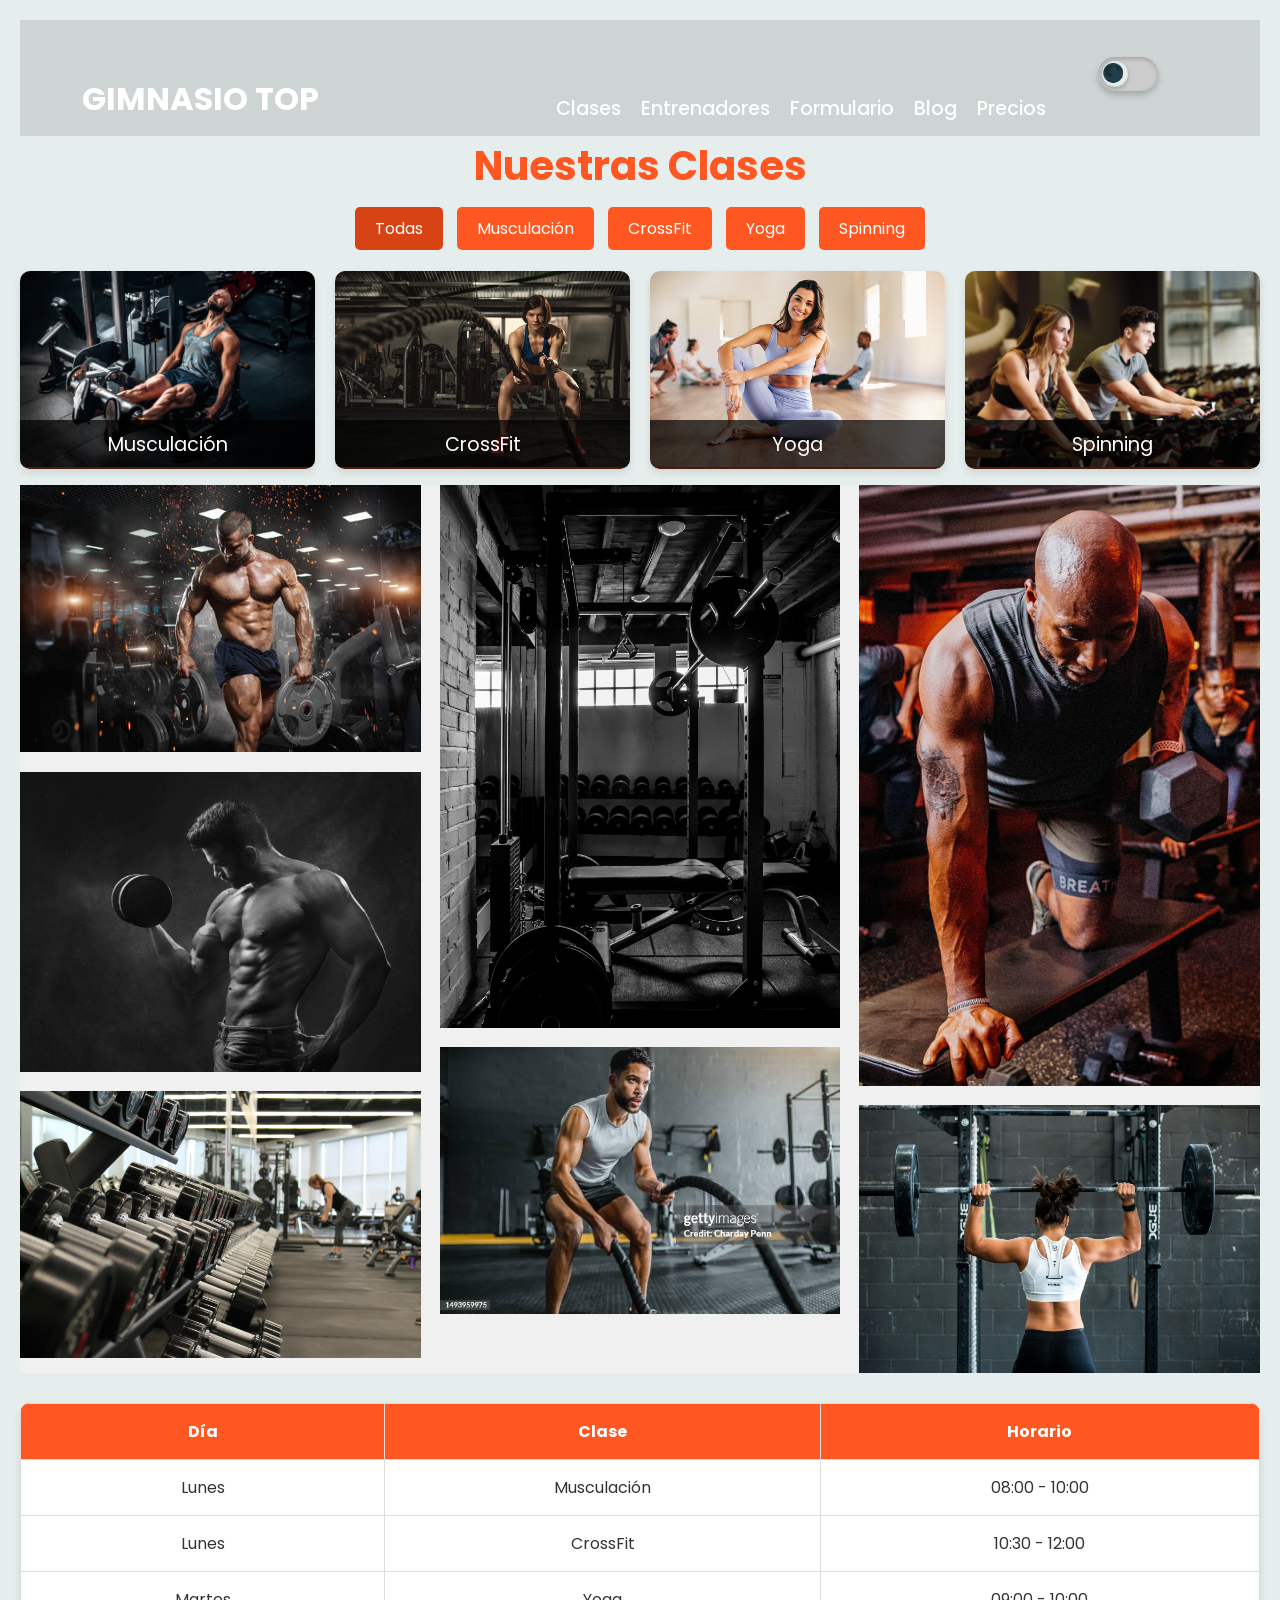
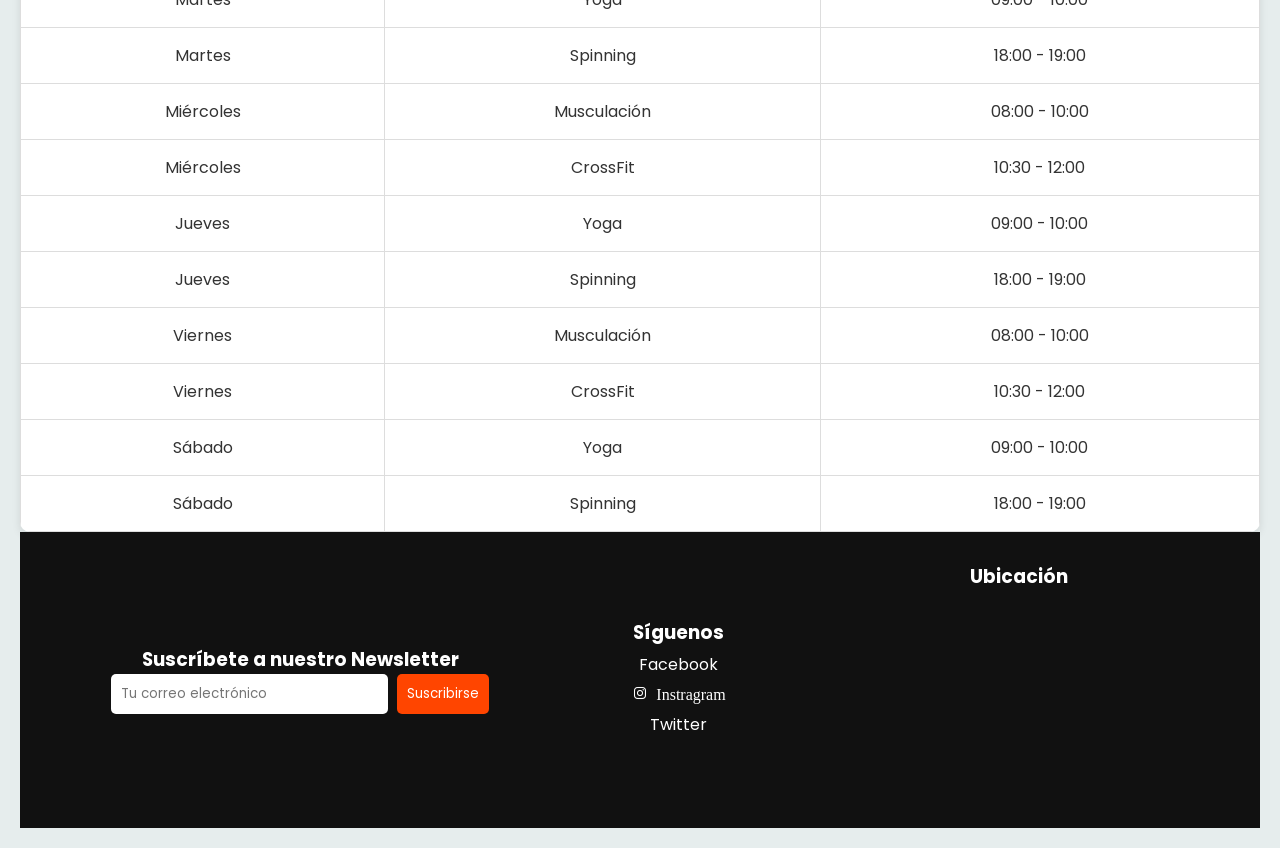
<file: clases.html>
<!DOCTYPE html>
<html lang="en">
<head>
    <meta charset="UTF-8">
    <meta name="viewport" content="width=device-width, initial-scale=1.0">
    <title>Document</title>

    <link rel="stylesheet" href="/Styles/classesStyle.css">
    <link rel="stylesheet" href="/Styles/darklight.css">
    <link rel="stylesheet" href="/Styles/navbar.css">
    <link href='https://unpkg.com/boxicons@2.1.4/css/boxicons.min.css' rel='stylesheet'>

</head>
<body>

        <!-- Navbar -->
        <header class="header" id="navbar">
            <a href="index.html" class="logo">GIMNASIO TOP</a>
            <input type="checkbox" id="check">
            <label for="check" class="icons">
                <i class="bx bx-menu" id="menu-icon"></i>
                <i class="bx bx-x" id="close-menu-icon"></i>
            </label>
            <nav class="navbar">
                <a href="clases.html" style="--i:1">Clases</a>
                <a href="entrenadores.html" style="--i:2">Entrenadores</a>
                <a href="formulario.html" style="--i:3">Formulario</a>
                <a href="paginaBlog.html" style="--i:4">Blog</a>
                <a href="planPrices.html" style="--i:5">Precios</a>
                <a href="#" style="--i:6"> 
                     <label class="theme-switch"> 
                        <input type="checkbox" id="theme-toggle">
                        <span class="slider"></span>
                    </label> 
                </a>
            </nav>
        </header>
    
    
    <!-- Filtros -->
    <div class="filters">
        <h1>Nuestras Clases</h1>
        <input type="radio" name="categoria" id="all" checked>
        <label for="all">Todas</label>
        <input type="radio" name="categoria" id="musculacion">
        <label for="musculacion">Musculación</label>
        <input type="radio" name="categoria" id="crossfit">
        <label for="crossfit">CrossFit</label>
        <input type="radio" name="categoria" id="yoga">
        <label for="yoga">Yoga</label>
        <input type="radio" name="categoria" id="spinning">
        <label for="spinning">Spinning</label>
    </div>
    
    <!-- Galería de clases -->
    <div class="clases">
        <div class="clase" data-category="musculacion">
            <img src="/Multimedia/img/musculacionClase.jpg" alt="Musculación">
            <div class="overlay">Musculación</div>
        </div>
        <div class="clase" data-category="crossfit">
            <img src="/Multimedia/img/crossfitClase.jpg" alt="CrossFit">
            <div class="overlay">CrossFit</div>
        </div>
        <div class="clase" data-category="yoga">
            <img src="/Multimedia/img/yogaClase.jpg" alt="Yoga">
            <div class="overlay">Yoga</div>
        </div>
        <div class="clase" data-category="spinning">
            <img src="/Multimedia/img/spinningClase.avif" alt="Spinning">
            <div class="overlay">Spinning</div>
        </div>
    </div>


    <!-- Galería de imágenes -->
    <section class="gallery">
        <div class="item"><img src="/Multimedia/gallery/imagen1.jpg" alt="Imagen 1"></div>
        <div class="item"><img src="/Multimedia/gallery/imagen2.jpg" alt="Imagen 2"></div>
        <div class="item"><img src="/Multimedia/gallery/imagen3.jpeg" alt="Imagen 3"></div>
        <div class="item"><img src="/Multimedia/gallery/imagen4.jpeg" alt="Imagen 4"></div>
        <div class="item"><img src="/Multimedia/gallery/imagen5.jpg" alt="Imagen 5"></div>
        <div class="item"><img src="/Multimedia/gallery/imagen6.jpg" alt="Imagen 6"></div>
        <div class="item"><img src="/Multimedia/gallery/imagen7.jpeg" alt="Imagen 6"></div>

    </section>
    <!-- Tabla de horarios -->
 
    <!-- Tabla de horarios -->
    <table class="tabla-horarios" id="horarios">
        <thead>
            <tr>
                <th>Día</th>
                <th>Clase</th>
                <th>Horario</th>
            </tr>
        </thead>
        <tbody>
            <tr>
                <td data-label="Día">Lunes</td>
                <td data-label="Clase">Musculación</td>
                <td data-label="Horario">08:00 - 10:00</td>
            </tr>
            <tr>
                <td data-label="Día">Lunes</td>
                <td data-label="Clase">CrossFit</td>
                <td data-label="Horario">10:30 - 12:00</td>
            </tr>
            <tr>
                <td data-label="Día">Martes</td>
                <td data-label="Clase">Yoga</td>
                <td data-label="Horario">09:00 - 10:00</td>
            </tr>
            <tr>
                <td data-label="Día">Martes</td>
                <td data-label="Clase">Spinning</td>
                <td data-label="Horario">18:00 - 19:00</td>
            </tr>
            <tr>
                <td data-label="Día">Miércoles</td>
                <td data-label="Clase">Musculación</td>
                <td data-label="Horario">08:00 - 10:00</td>
            </tr>
            <tr>
                <td data-label="Día">Miércoles</td>
                <td data-label="Clase">CrossFit</td>
                <td data-label="Horario">10:30 - 12:00</td>
            </tr>
            <tr>
                <td data-label="Día">Jueves</td>
                <td data-label="Clase">Yoga</td>
                <td data-label="Horario">09:00 - 10:00</td>
            </tr>
            <tr>
                <td data-label="Día">Jueves</td>
                <td data-label="Clase">Spinning</td>
                <td data-label="Horario">18:00 - 19:00</td>
            </tr>
            <tr>
                <td data-label="Día">Viernes</td>
                <td data-label="Clase">Musculación</td>
                <td data-label="Horario">08:00 - 10:00</td>
            </tr>
            <tr>
                <td data-label="Día">Viernes</td>
                <td data-label="Clase">CrossFit</td>
                <td data-label="Horario">10:30 - 12:00</td>
            </tr>
            <tr>
                <td data-label="Día">Sábado</td>
                <td data-label="Clase">Yoga</td>
                <td data-label="Horario">09:00 - 10:00</td>
            </tr>
            <tr>
                <td data-label="Día">Sábado</td>
                <td data-label="Clase">Spinning</td>
                <td data-label="Horario">18:00 - 19:00</td>
            </tr>
        </tbody>
    </table>

    <footer class="footer">
        <div class="newsletter">
            <h3>Suscríbete a nuestro Newsletter</h3>
            <form>
                <input type="email" placeholder="Tu correo electrónico" required>
                <button type="submit">Suscribirse</button>
            </form>
        </div>
        <div class="social-links">
            <h3>Síguenos</h3>
            <a href="#">Facebook</a>
            <a href="#"><i class='bx bxl-instagram'> Instragram</i></a>
            <a href="#">Twitter</a>
        </div>
        <div class="map">
            <h3>Ubicación</h3>
            <iframe
                src="https://www.google.com/maps/embed?pb=!1m18!1m12!1m3!1d3151.8354345093647!2d144.95373631550415!3d-37.81627974202198!2m3!1f0!2f0!3f0!3m2!1i1024!2i768!4f13.1!3m3!1m2!1s0x6ad642af0f11fd81%3A0x5045675218ce6e0!2sMelbourne%2C%20Australia!5e0!3m2!1sen!2s!4v1619091079349!5m2!1sen!2s"
                width="300" height="200" style="border:0;" allowfullscreen="" loading="lazy"></iframe>
        </div>
    </footer>

    <script src="/JS/darkLight.js"></script>
    <script src="/JS/navbarFixed.js"></script>
    <script src="/JS/filterClasses.js"></script>
</body>
</html>
</file>
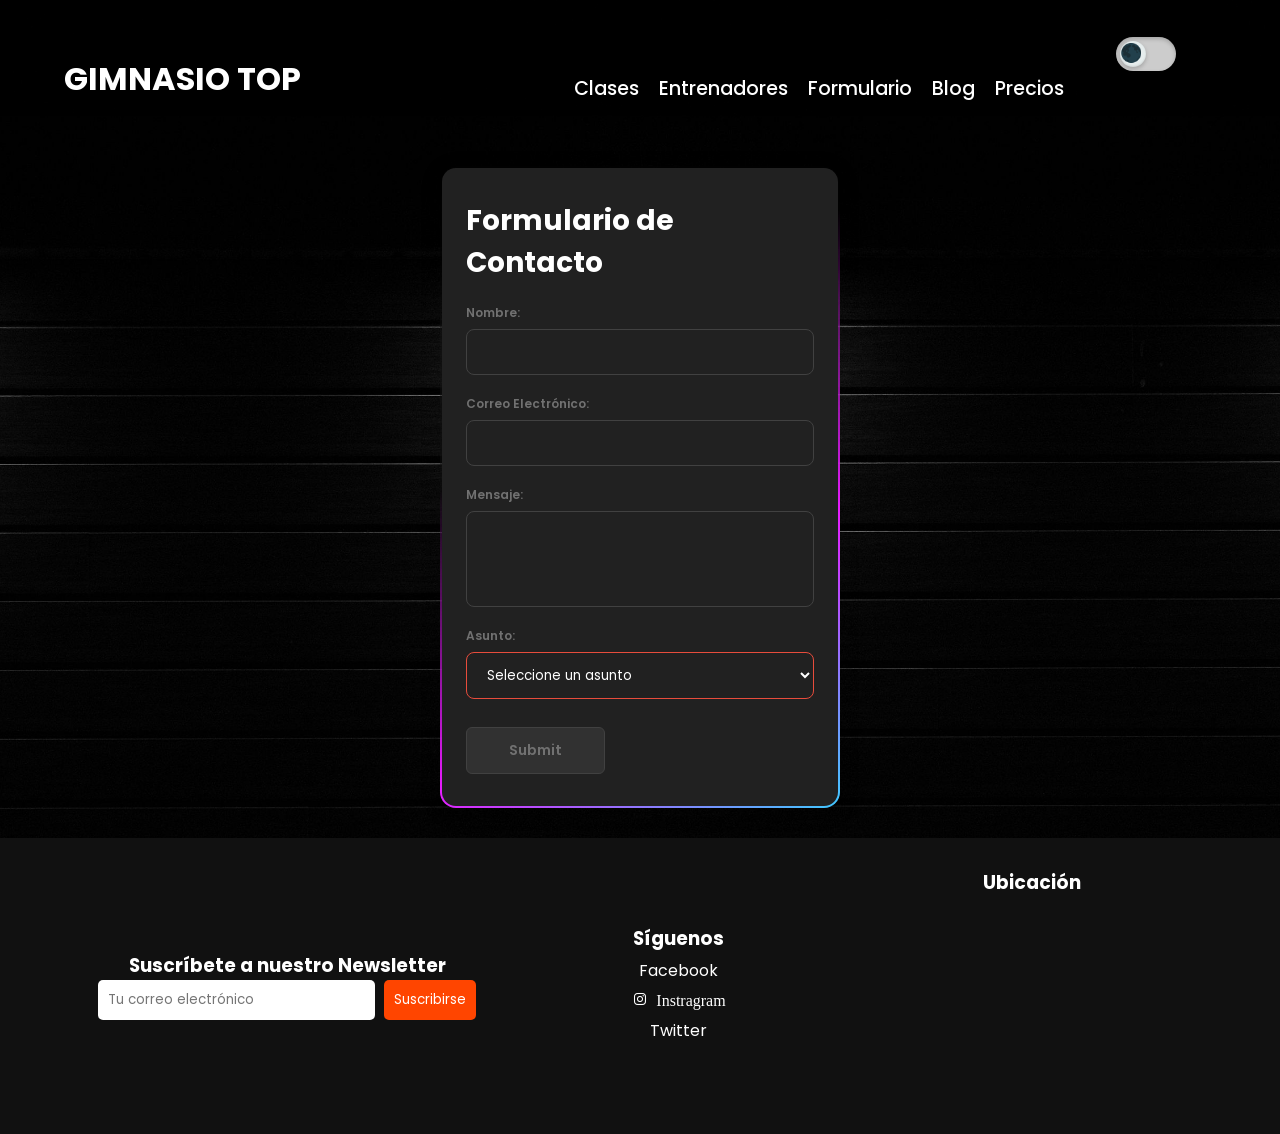
<file: formulario.html>
<!DOCTYPE html>
<html lang="en">
<head>
    <meta charset="UTF-8">
    <meta name="viewport" content="width=device-width, initial-scale=1.0">
    <title>Formulario de Contacto</title> 
    <link rel="stylesheet" href="/Styles/formStyle.css">
    <link rel="stylesheet" href="/Styles/darklight.css">
    <link rel="stylesheet" href="/Styles/navbar.css">
    <link href='https://unpkg.com/boxicons@2.1.4/css/boxicons.min.css' rel='stylesheet'>

</head>
<body>

    <!-- Navbar -->
    <header class="header" id="navbar">
        <a href="index.html" class="logo">GIMNASIO TOP</a>
        <input type="checkbox" id="check">
        <label for="check" class="icons">
            <i class="bx bx-menu" id="menu-icon"></i>
            <i class="bx bx-x" id="close-menu-icon"></i>
        </label>
        <nav class="navbar">
            <a href="clases.html" style="--i:1">Clases</a>
            <a href="entrenadores.html" style="--i:2">Entrenadores</a>
            <a href="formulario.html" style="--i:3">Formulario</a>
            <a href="paginaBlog.html" style="--i:4">Blog</a>
            <a href="planPrices.html" style="--i:5">Precios</a>
            <a href="#" style="--i:6">
                <label class="theme-switch">
                    <input type="checkbox" id="theme-toggle">
                    <span class="slider"></span>
                </label>
            </a>
        </nav>
    </header>

    <div class="form-container">
        <form class="form" id="contact-form">
            <h1>Formulario de Contacto</h1>
            <div class="form-group">
                <label for="name">Nombre:</label>
                <input type="text" id="name" name="name" required>
            </div>
            <div class="form-group">
                <label for="email">Correo Electrónico:</label>
                <input type="email" id="email" name="email" required>
            </div>
            <div class="form-group">
                <label for="message">Mensaje:</label>
                <textarea id="message" name="message" required></textarea>
            </div>
            <div class="form-group">
                <label for="subject">Asunto:</label>
                <select id="subject" name="subject" required>
                    <option value="">Seleccione un asunto</option>
                    <option value="consulta">Consulta</option>
                    <option value="sugerencia">Sugerencia</option>
                    <option value="queja">Queja</option>
                </select>
            </div>
        <button class="form-submit-btn" type="submit">Submit</button>
        <div class="spinner" id="spinner"></div>
        </form>
    </div>

    <div class="modal" id="modal">
        <div class="modal-content">
            <span class="close" id="close-modal">&times;</span>
            <h2>¡Gracias por tu mensaje!</h2>
            <p>Nos pondremos en contacto contigo pronto.</p>
        </div>
    </div>

    <footer class="footer">
        <div class="newsletter">
            <h3>Suscríbete a nuestro Newsletter</h3>
            <form>
                <input type="email" placeholder="Tu correo electrónico" required>
                <button type="submit">Suscribirse</button>
            </form>
        </div>
        <div class="social-links">
            <h3>Síguenos</h3>
            <a href="#">Facebook</a>
            <a href="#"><i class='bx bxl-instagram'> Instragram</i></a>
            <a href="#">Twitter</a>
        </div>
        <div class="map">
            <h3>Ubicación</h3>
            <iframe
                src="https://www.google.com/maps/embed?pb=!1m18!1m12!1m3!1d3151.8354345093647!2d144.95373631550415!3d-37.81627974202198!2m3!1f0!2f0!3f0!3m2!1i1024!2i768!4f13.1!3m3!1m2!1s0x6ad642af0f11fd81%3A0x5045675218ce6e0!2sMelbourne%2C%20Australia!5e0!3m2!1sen!2s!4v1619091079349!5m2!1sen!2s"
                width="300" height="200" style="border:0;" allowfullscreen="" loading="lazy"></iframe>
        </div>
    </footer>
    <script src="/JS/darkLight.js"></script>
    <script src="/JS/scriptFormulario.js"></script>
</body>
</html>
</file>
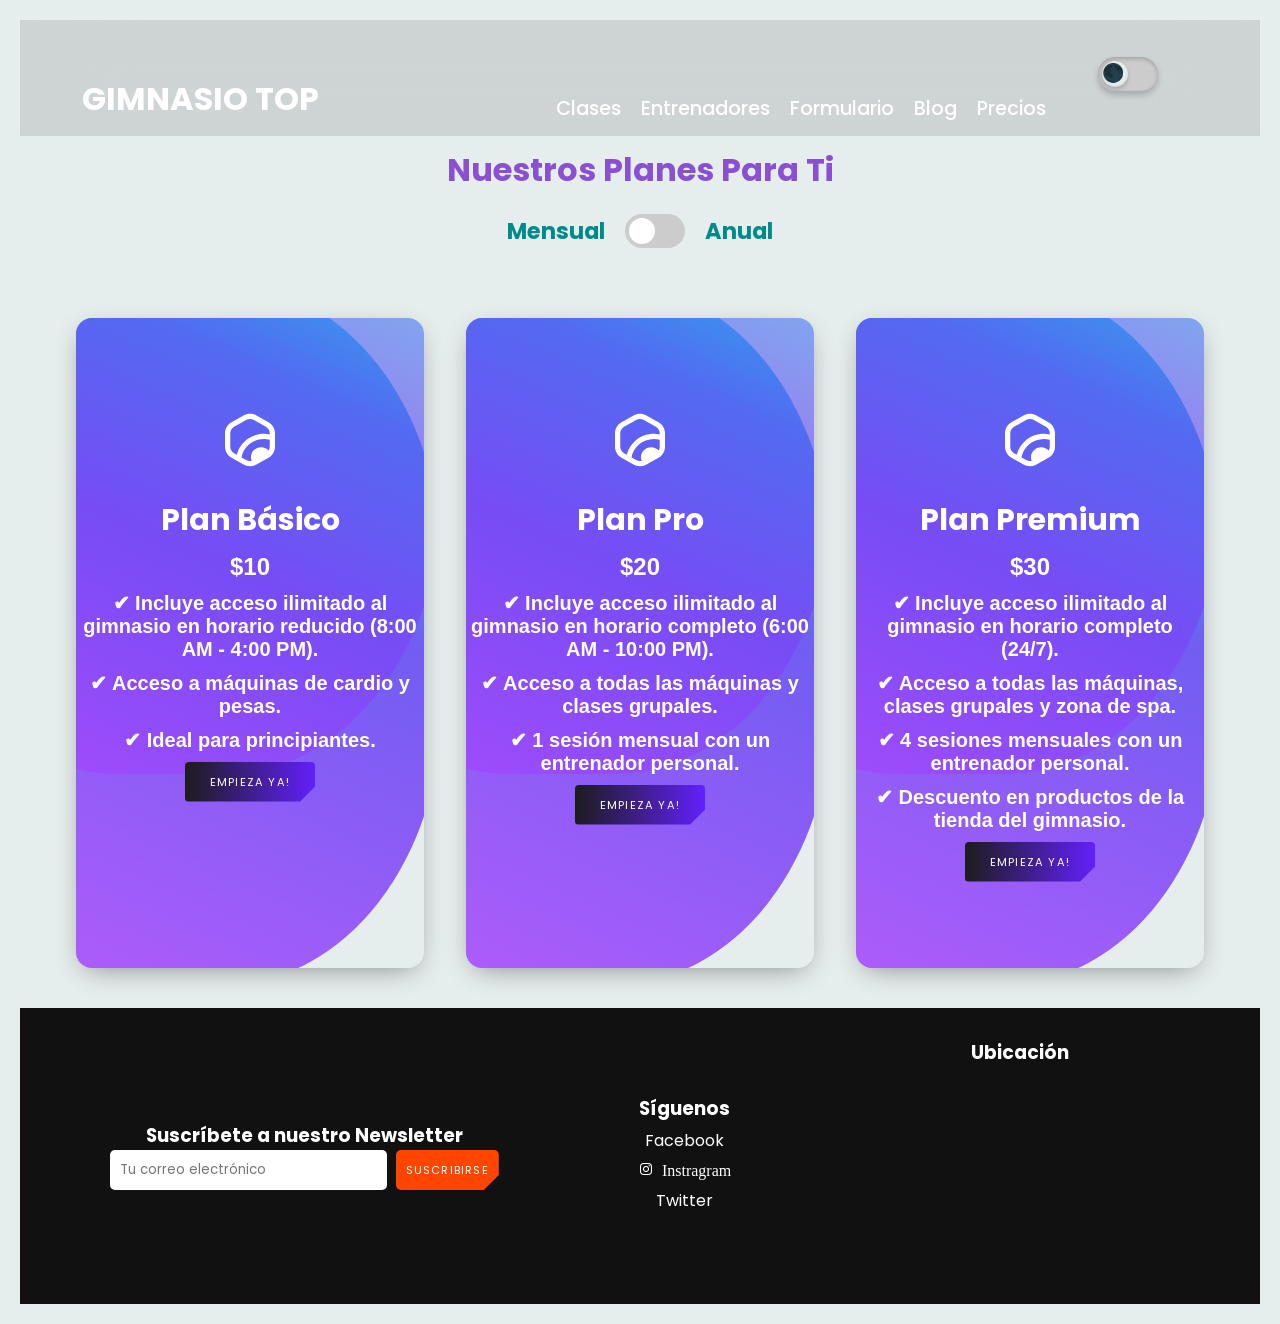
<file: planPrices.html>
<!DOCTYPE html>
<html lang="es">
<head>
    <meta charset="UTF-8">
    <meta name="viewport" content="width=device-width, initial-scale=1.0">
    <title>Nuestros Planes</title>
    <link rel="stylesheet" href="/Styles/planPrices.css">
    <link rel="stylesheet" href="/Styles/darklight.css">
    <link rel="stylesheet" href="/Styles/navbar.css">
    <link href='https://unpkg.com/boxicons@2.1.4/css/boxicons.min.css' rel='stylesheet'>


</head>
<body>
    <!-- Navbar -->
    <header class="header" id="navbar">
        <a href="index.html" class="logo">GIMNASIO TOP</a>
        <input type="checkbox" id="check">
        <label for="check" class="icons">
            <i class="bx bx-menu" id="menu-icon"></i>
            <i class="bx bx-x" id="close-menu-icon"></i>
        </label>
        <nav class="navbar">
            <a href="clases.html" style="--i:1">Clases</a>
            <a href="entrenadores.html" style="--i:2">Entrenadores</a>
            <a href="formulario.html" style="--i:3">Formulario</a>
            <a href="paginaBlog.html" style="--i:4">Blog</a>
            <a href="planPrices.html" style="--i:5">Precios</a>
            <a href="#" style="--i:6">
                <label class="theme-switch">
                    <input type="checkbox" id="theme-toggle">
                    <span class="slider"></span>
                </label>
            </a>
        </nav>
    </header>

<div class="container">
    <h1>Nuestros Planes Para Ti</h1>
    <div class="toggle">
        <span class="toggle-label">Mensual</span>
        <label>
            <input type="checkbox" id="toggle-plan">
            <span class="toggle-slider"></span> <!-- Cambiado a toggle-slider -->
        </label>
        <span class="toggle-label">Anual</span>
    </div>

    <div class="cards-container">

        <div class="e-card playing">
            <div class="image"></div>
            
            <div class="wave"></div>
            <div class="wave"></div>
            <div class="wave"></div>
            
          
                <div class="infotop">
          
              <svg xmlns="http://www.w3.org/2000/svg" fill="none" viewBox="0 0 24 24" class="icon">
            <path fill="currentColor" d="M19.4133 4.89862L14.5863 2.17544C12.9911 1.27485 11.0089 1.27485 9.41368 2.17544L4.58674
            4.89862C2.99153 5.7992 2 7.47596 2 9.2763V14.7235C2 16.5238 2.99153 18.2014 4.58674 19.1012L9.41368
            21.8252C10.2079 22.2734 11.105 22.5 12.0046 22.5C12.6952 22.5 13.3874 22.3657 14.0349 22.0954C14.2204
            22.018 14.4059 21.9273 14.5872 21.8252L19.4141 19.1012C19.9765 18.7831 20.4655 18.3728 20.8651
            17.8825C21.597 16.9894 22 15.8671 22 14.7243V9.27713C22 7.47678 21.0085 5.7992 19.4133 4.89862ZM4.10784
            14.7235V9.2763C4.10784 8.20928 4.6955 7.21559 5.64066 6.68166L10.4676 3.95848C10.9398 3.69152 11.4701
            3.55804 11.9996 3.55804C12.5291 3.55804 13.0594 3.69152 13.5324 3.95848L18.3593 6.68166C19.3045 7.21476
            19.8922 8.20928 19.8922 9.2763V9.75997C19.1426 9.60836 18.377 9.53091 17.6022 9.53091C14.7929 9.53091
            12.1041 10.5501 10.0309 12.3999C8.36735 13.8847 7.21142 15.8012 6.68783 17.9081L5.63981 17.3165C4.69466
            16.7834 4.10699 15.7897 4.10699 14.7235H4.10784ZM10.4676 20.0413L8.60933 18.9924C8.94996 17.0479 9.94402
            15.2665 11.4515 13.921C13.1353 12.4181 15.3198 11.5908 17.6022 11.5908C18.3804 11.5908 19.1477 11.6864
            19.8922 11.8742V14.7235C19.8922 15.2278 19.7589 15.7254 19.5119 16.1662C18.7615 15.3596 17.6806 14.8528
             16.4783 14.8528C14.2136 14.8528 12.3781 16.6466 12.3781 18.8598C12.3781 19.3937 12.4861 19.9021 12.68
             20.3676C11.9347 20.5316 11.1396 20.4203 10.4684 20.0413H10.4676Z"></path></svg><br>      
             <h2>Plan Básico</h2>
            <p class="price" data-monthly="$10/Mes" data-annual="$100/Año">$10</p>
            <p>✔ Incluye acceso ilimitado al gimnasio en horario reducido (8:00 AM - 4:00 PM).</p>
            <p>✔ Acceso a máquinas de cardio y pesas.</p>
            <p>✔ Ideal para principiantes.</p>
            <button>Empieza Ya!</button>
          <br>
            </div>
          </div>

        <div class="e-card playing">
            <div class="image"></div>
            
            <div class="wave"></div>
            <div class="wave"></div>
            <div class="wave"></div>
            
          
                <div class="infotop">
          
              <svg xmlns="http://www.w3.org/2000/svg" fill="none" viewBox="0 0 24 24" class="icon">
            <path fill="currentColor" d="M19.4133 4.89862L14.5863 2.17544C12.9911 1.27485 11.0089 1.27485 9.41368 2.17544L4.58674
            4.89862C2.99153 5.7992 2 7.47596 2 9.2763V14.7235C2 16.5238 2.99153 18.2014 4.58674 19.1012L9.41368
            21.8252C10.2079 22.2734 11.105 22.5 12.0046 22.5C12.6952 22.5 13.3874 22.3657 14.0349 22.0954C14.2204
            22.018 14.4059 21.9273 14.5872 21.8252L19.4141 19.1012C19.9765 18.7831 20.4655 18.3728 20.8651
            17.8825C21.597 16.9894 22 15.8671 22 14.7243V9.27713C22 7.47678 21.0085 5.7992 19.4133 4.89862ZM4.10784
            14.7235V9.2763C4.10784 8.20928 4.6955 7.21559 5.64066 6.68166L10.4676 3.95848C10.9398 3.69152 11.4701
            3.55804 11.9996 3.55804C12.5291 3.55804 13.0594 3.69152 13.5324 3.95848L18.3593 6.68166C19.3045 7.21476
            19.8922 8.20928 19.8922 9.2763V9.75997C19.1426 9.60836 18.377 9.53091 17.6022 9.53091C14.7929 9.53091
            12.1041 10.5501 10.0309 12.3999C8.36735 13.8847 7.21142 15.8012 6.68783 17.9081L5.63981 17.3165C4.69466
            16.7834 4.10699 15.7897 4.10699 14.7235H4.10784ZM10.4676 20.0413L8.60933 18.9924C8.94996 17.0479 9.94402
            15.2665 11.4515 13.921C13.1353 12.4181 15.3198 11.5908 17.6022 11.5908C18.3804 11.5908 19.1477 11.6864
            19.8922 11.8742V14.7235C19.8922 15.2278 19.7589 15.7254 19.5119 16.1662C18.7615 15.3596 17.6806 14.8528
             16.4783 14.8528C14.2136 14.8528 12.3781 16.6466 12.3781 18.8598C12.3781 19.3937 12.4861 19.9021 12.68
             20.3676C11.9347 20.5316 11.1396 20.4203 10.4684 20.0413H10.4676Z"></path></svg><br>      
             <h2>Plan Pro</h2>
            <p class="price" data-monthly="$20/Mes" data-annual="$200/Año">$20</p>
            <p>✔ Incluye acceso ilimitado al gimnasio en horario completo (6:00 AM - 10:00 PM).</p>
            <p>✔ Acceso a todas las máquinas y clases grupales.</p>
            <p>✔ 1 sesión mensual con un entrenador personal.</p>
            <button>Empieza Ya!</button>
            <br>
            </div>
          </div>

        <div class="e-card playing">
            <div class="image"></div>
            
            <div class="wave"></div>
            <div class="wave"></div>
            <div class="wave"></div>
            
        
                <div class="infotop">
        
            <svg xmlns="http://www.w3.org/2000/svg" fill="none" viewBox="0 0 24 24" class="icon">
            <path fill="currentColor" d="M19.4133 4.89862L14.5863 2.17544C12.9911 1.27485 11.0089 1.27485 9.41368 2.17544L4.58674
            4.89862C2.99153 5.7992 2 7.47596 2 9.2763V14.7235C2 16.5238 2.99153 18.2014 4.58674 19.1012L9.41368
            21.8252C10.2079 22.2734 11.105 22.5 12.0046 22.5C12.6952 22.5 13.3874 22.3657 14.0349 22.0954C14.2204
            22.018 14.4059 21.9273 14.5872 21.8252L19.4141 19.1012C19.9765 18.7831 20.4655 18.3728 20.8651
            17.8825C21.597 16.9894 22 15.8671 22 14.7243V9.27713C22 7.47678 21.0085 5.7992 19.4133 4.89862ZM4.10784
            14.7235V9.2763C4.10784 8.20928 4.6955 7.21559 5.64066 6.68166L10.4676 3.95848C10.9398 3.69152 11.4701
            3.55804 11.9996 3.55804C12.5291 3.55804 13.0594 3.69152 13.5324 3.95848L18.3593 6.68166C19.3045 7.21476
            19.8922 8.20928 19.8922 9.2763V9.75997C19.1426 9.60836 18.377 9.53091 17.6022 9.53091C14.7929 9.53091
            12.1041 10.5501 10.0309 12.3999C8.36735 13.8847 7.21142 15.8012 6.68783 17.9081L5.63981 17.3165C4.69466
            16.7834 4.10699 15.7897 4.10699 14.7235H4.10784ZM10.4676 20.0413L8.60933 18.9924C8.94996 17.0479 9.94402
            15.2665 11.4515 13.921C13.1353 12.4181 15.3198 11.5908 17.6022 11.5908C18.3804 11.5908 19.1477 11.6864
            19.8922 11.8742V14.7235C19.8922 15.2278 19.7589 15.7254 19.5119 16.1662C18.7615 15.3596 17.6806 14.8528
            16.4783 14.8528C14.2136 14.8528 12.3781 16.6466 12.3781 18.8598C12.3781 19.3937 12.4861 19.9021 12.68
            20.3676C11.9347 20.5316 11.1396 20.4203 10.4684 20.0413H10.4676Z"></path></svg><br>      
            <h2>Plan Premium</h2>
            <p class="price" data-monthly="$30/Mes" data-annual="$300/Año">$30</p>
            <p>✔ Incluye acceso ilimitado al gimnasio en horario completo (24/7).</p>
            <p>✔ Acceso a todas las máquinas, clases grupales y zona de spa.</p>
            <p>✔ 4 sesiones mensuales con un entrenador personal.</p>
            <p>✔ Descuento en productos de la tienda del gimnasio.</p>
            <button>Empieza Ya!</button>
            <br>
            </div>
        </div>
    </div>
</div>
<footer class="footer">
    <div class="newsletter">
        <h3>Suscríbete a nuestro Newsletter</h3>
        <form>
            <input type="email" placeholder="Tu correo electrónico" required>
            <button type="submit">Suscribirse</button>
        </form>
    </div>
    <div class="social-links">
        <h3>Síguenos</h3>
        <a href="#">Facebook</a>
        <a href="#"><i class='bx bxl-instagram'> Instragram</i></a>
        <a href="#">Twitter</a>
    </div>
    <div class="map">
        <h3>Ubicación</h3>
        <iframe
            src="https://www.google.com/maps/embed?pb=!1m18!1m12!1m3!1d3151.8354345093647!2d144.95373631550415!3d-37.81627974202198!2m3!1f0!2f0!3f0!3m2!1i1024!2i768!4f13.1!3m3!1m2!1s0x6ad642af0f11fd81%3A0x5045675218ce6e0!2sMelbourne%2C%20Australia!5e0!3m2!1sen!2s!4v1619091079349!5m2!1sen!2s"
            width="300" height="200" style="border:0;" allowfullscreen="" loading="lazy"></iframe>
    </div>
</footer>
<script src="/JS/planPrice.js"></script>
<script src="/JS/darkLight.js"></script>
</body>
</html>
</file>
<file: Styles/classesStyle.css>
body {
    font-family: 'Roboto', sans-serif;
    margin: 0;
    padding: 20px;
    background-color: #f4f4f4;
    scroll-behavior: smooth;
    color: #333;
}

h1 {
    text-align: center;
    font-size: 2.5rem;
    color: #ff5722;
    margin-bottom: 20px;
}

/* Filtros */
.filters {
    text-align: center;
    margin-bottom: 30px;
}

.filters input {
    display: none;
}

.filters label {
    padding: 10px 20px;
    background: #ff5722;
    color: white;
    cursor: pointer;
    margin: 5px;
    border-radius: 5px;
    font-size: 1rem;
    transition: background 0.3s ease;
}

.filters input:checked + label {
    background: #d84315;
}

/* Contenedor de clases */
.clases {
    display: grid;
    grid-template-columns: repeat(auto-fit, minmax(250px, 1fr));
    gap: 20px;
    margin-top: 20px;
}

.clase {
    position: relative;
    overflow: hidden;
    border-radius: 10px;
    box-shadow: 0 4px 8px rgba(0, 0, 0, 0.1);
    background: white;
    transition: transform 0.3s ease, box-shadow 0.3s ease;
}

.clase:hover {
    transform: scale(1.05);
    box-shadow: 0 6px 12px rgba(0, 0, 0, 0.2);
}

.clase img {
    width: 100%;
    display: block;
    border-bottom: 2px solid #ff5722;
}

.clase .overlay {
    position: absolute;
    bottom: 0;
    width: 100%;
    background: rgba(0, 0, 0, 0.7);
    color: white;
    text-align: center;
    padding: 10px;
    font-size: 1.2rem;
}

/* Tabla de horarios */
.tabla-horarios {
    width: 100%;
    border-collapse: collapse;
    background: white;
    margin-top: 30px;
    box-shadow: 0 4px 8px rgba(0, 0, 0, 0.1);
    border-radius: 10px;
    overflow: hidden;
}

.tabla-horarios th, .tabla-horarios td {
    padding: 15px;
    border: 1px solid #ddd;
    text-align: center;
    font-size: 1rem;
}

.tabla-horarios th {
    background: #ff5722;
    color: white;
    }

.gallery {
    margin-top: 1rem;
    columns: 3;
    column-gap: 1.2rem;
}

.item {
    margin-bottom: 1.2rem;
}

.item:hover {
    transform: scale(1.05); /* Aumenta la escala del elemento al pasar el mouse */
}

@keyframes fade {
    from {opacity: 0;}
    to {opacity: 1;}
}

.item img {
    width: 100%; /* Asegura que la imagen ocupe el 100% del ancho del contenedor */
    display: block; /* Elimina el espacio debajo de la imagen */
    height: auto; /* Mantiene la proporción de la imagen */
}



@media (max-width: 1024px) {
    .clases {
        grid-template-columns: repeat(auto-fit, minmax(200px, 1fr));
        gap: 15px;
    }

    .filters label {
        font-size: 0.9rem;
        padding: 8px 15px;
    }

    .tabla-horarios th, .tabla-horarios td {
        font-size: 0.9rem;
        padding: 10px;
    }
}

/* Responsividad para pantallas pequeñas */
@media (max-width: 768px) {
    .clases {
        grid-template-columns: repeat(auto-fit, minmax(150px, 1fr));
        gap: 10px;
    }

    .filters label {
        font-size: 0.8rem;
        padding: 6px 10px;
        margin-top: 10px;
    }

    .tabla-horarios th, .tabla-horarios td {
        font-size: 0.8rem;
        padding: 8px;
    }

    .gallery {
        columns: 2;
        column-gap: 1rem;
    }
}

/* Responsividad para pantallas muy pequeñas */
@media (max-width: 480px) {
    .clases {
        grid-template-columns: 1fr;
    }

    .filters label {
        font-size: 0.7rem;
        padding: 5px 8px;
    }

    .gallery {
        columns: 1;
        column-gap: 0.8rem;
    }

    .tabla-horarios td {
        font-size: 0.7rem;
        padding: 5px;
    }
}

@media (max-width: 350px) {
    .clases {
        grid-template-columns: 1fr;
    }

    .filters label {
        margin-top: 10px;
        margin-bottom: 10px;
        font-size: 0.7rem;
        padding: 5px 8px;
    }

    .gallery {
        columns: 1;
        column-gap: 0.8rem;
    }

    .tabla-horarios td {
        font-size: 0.7rem;
        padding: 5px;
    }

    .footer iframe {
        width: 100%;
        height: 200px;
    }
}
</file>
<file: Styles/darklight.css>
:root {
    --background-color: #e6eded;
    --slider-bg-color: #ccc;
    --slider-circle-color:#e6eded;
    --section-bg-color: #f0f0f0;
    --div-bg-color: #f0f0f0;
}

[data-theme="dark"] {
    --background-color: #222528;
    --slider-bg-color: #4d4d4d;
    --slider-circle-color:#1f1f1f;
    --section-bg-color: #333;
    --div-bg-color: #232323;
}

body {
    background-color: var(--background-color);
    transition: background-color 0.3s, color 0.3s;
}

section {
    background-color: var(--section-bg-color);
    transition: background-color 0.3s;
}

/* div {
    background-color: var(--div-bg-color);
    transition: background-color 0.3s;
} */

.theme-switch {
    display: inline-block;
    position: relative;
    width: 60px;
    height: 34px;
    margin-top: -10px;
    align-items: right;
    justify-content: right;
    margin-left: 80%;
    cursor: pointer; /* Ensure the cursor changes to indicate interactivity */
}

.theme-switch input {
    opacity: 0;
    width: 100%; /* Ensure it covers the slider */
    height: 100%;
    position: absolute; /* Position it over the slider */
    cursor: pointer; /* Ensure it's clickable */
}

.slider {
    position: absolute;
    cursor: pointer;
    top: 0;
    left: 0;
    right: 0;
    bottom: 0;
    background-color: var(--slider-bg-color);
    transition: 0.4s;
    border-radius: 34px;
    box-shadow: inset 0 2px 4px rgba(0, 0, 0, 0.2), 0 4px 6px rgba(0, 0, 0, 0.2);
}

.slider:before {
    position: absolute;
    content: "";
    height: 26px;
    width: 26px;
    left: 4px;
    bottom: 4px;
    background-color: var(--slider-circle-color);
    transition: 0.4s;
    border-radius: 50%;
    box-shadow: 
    0 2px 4px rgba(0, 0, 0, 0.2),
    inset 0 -1px 2px rgba(0, 0, 0, 0.1)
}

input:checked + .slider {
    background-color: #0fbcf9;
}

input:checked + .slider:before {
    transform: translateX(26px);
}

.slider:after {
    content: "🌑";
    position: absolute;
    left: 4px;
    top: 46%;
    transform: translateY(-50%);
    font-size: 18px;
    opacity: 1;
    transition: 0.4s;
}

input:checked + .slider:after {
    content: '☀️' ;
    left: 31px;
    top: 16px;
    opacity: 1;
}
</file>
<file: Styles/navbar.css>
@import url("https://fonts.googleapis.com/css2?family=Poppins:wght@300;400;500;600;700;800;900&display=swap");

* {
    margin: 0;
    padding: 0;
    box-sizing: border-box;
    font-family: "Poppins", sans-serif;
}

.header {
    position: relative;
    top: 0;
    left: 0;
    width: 100%;
    padding: 0.8rem 5%;
    display: flex;
    justify-content: space-between;
    align-items: end;
    z-index: 100;
}

.fixed {
    position: fixed;
    top: 0;
    left: 0;
    z-index: 1000;
}

.header::before { 
    content: '';
    position: absolute;
    top: 0;
    left: 0;
    width: 100%;
    height: 100%;
    background: rgba(0, 0, 0, .1);
    backdrop-filter: blur(50px);
    z-index: -1;
}

.header::after { 
    content: '';
    position: absolute;
    top: 0;
    left: -100%;
    width: 100%;
    height: 80%;
    background: linear-gradient(90deg, transparent, rgba(255, 255, 255, .4), transparent);
    transition: .5s;
}

.header:hover::after { 
    left: 100%;
}

.logo {
     font-size: 2rem;
     color: #fff;
     text-decoration: none;
     font-weight: 700;
     text-align: center;
}

.navbar a { 
    font-size: 1.2rem;
    color: #fff;
    text-decoration: none;
    font-weight: 500;
    margin: 1rem 0.5rem;
    transition: .3s;
}

.navbar label {
    font-size: 1.10rem;
    color: #fff;
    text-decoration: none;
    font-weight: 500;
    margin: 1.5rem 2rem;
    transition: .3s;
}

#check {
    display: none;
}

.icons {
    position: absolute;
    right: 5%;
    font-size: 2.5rem;
    color: #fff;
    cursor: pointer;
    display: none;   
}

/* Asegura que el toggle se muestre en vistas móviles */
.theme-switch {
    display: inline-block;
    position: relative;
    width: 60px;
    height: 34px;
    cursor: pointer;
}

@media (max-width: 992px) {
    .header {
        padding: 1.3rem 5%;
    }
}

@media (max-width: 768px) {
    .icons {
        display: inline-flex;
    }

    #check:checked~.icons #menu-icon {
        display: none;
    }

    .icons #close-menu-icon {
        display: none;

    }

    #check:checked~.icons #close-menu-icon {
        display: block;
    }

    .navbar {
        position: absolute;
        top: 100%;
        left: 0;
        width: 100%;
        height: 0;
        background: rgba(0, 0, 0, 0.1);
        backdrop-filter: blur(50px);
        box-shadow: 0 .5rem 1rem rgba(0, 0, 0, .1);
        transition: .3s ease;
        overflow: hidden;
    }

    #check:checked~.navbar {
        height: 17rem;
    }

    .navbar a { 
        display: block;
        font-size: 1rem;
        margin: 1rem 0;
        text-align: center;
        opacity: 0;
        transform: translateY(-50px);
        transition: .3s ease;
    }

    #check:checked~.navbar a {
        opacity: 1;
        transform: translateY(0);
        transition-delay: calc(.15s * var(--i));
    }

    /* Ajusta el toggle en vistas móviles */
    .navbar label.theme-switch {
        display: block; /* Asegura que el toggle sea visible */
        margin: 10px auto; /* Centra el toggle en la navbar */
        text-align: center;
    }
}

.footer {
    display: flex;
    justify-content: space-around;
    align-items: center;
    background: #111;
    color: white;
    padding: 20px;
    flex-wrap: wrap;
}

.footer div {
    margin: 10px;
    text-align: center;
}

.newsletter input {
    padding: 10px;
    margin-right: 5px;
    border: none;
    border-radius: 5px;
}

.newsletter button {
    padding: 10px;
    background: #ff4500;
    color: white;
    border: none;
    border-radius: 5px;
    cursor: pointer;
}

.social-links a {
    display: block;
    color: white;
    text-decoration: none;
    margin: 5px 0;
}
</file>
<file: Styles/formStyle.css>
/* From Uiverse.io by gharsh11032000 */ 
body {
    font-family: Arial, sans-serif;
    background-color: #f0f0f0;
    margin: 0;
    padding: 0;
    background-image: url('/Multimedia/img/black-background.jpg');
    background-size: cover; /* Ajusta la imagen para cubrir todo el fondo */
    background-position: center; /* Centra la imagen */
    background-repeat: no-repeat;
    color: #333; /* Color de texto predeterminado */
    
}

.form-container {
    width: 400px;
    background: linear-gradient(#212121, #212121) padding-box,
                linear-gradient(145deg, transparent 35%,#e81cff, #40c9ff) border-box;
    border: 2px solid transparent;
    padding: 32px 24px;
    font-size: 14px;
    font-family: inherit;
    color: white;
    display: flex;
    flex-direction: column;
    gap: 20px;
    box-sizing: border-box;
    border-radius: 16px;
    display: flex;
    justify-content: center; /* Centra horizontalmente */
    align-items: center; /* Centra verticalmente */
    margin: 0 auto; /* Centra el contenedor en la página */
    margin-top: 50px; /* Espacio superior para separar del borde superior */
    margin-bottom: 30px;
    box-shadow: 0 4px 20px rgba(0, 0, 0, 0.2);
    backdrop-filter: blur(10px); /* Desenfoque de fondo */
  }
  
.form-container button:active {
    scale: 0.95;
  }

input:valid, textarea:valid, select:valid {
    border-color: #76c7c0; /* Color para campos válidos */
}

input:invalid, textarea:invalid, select:invalid {
    border-color: #e74c3c; /* Color para campos inválidos */
}
  
  .form-container .form {
    display: flex;
    flex-direction: column;
    gap: 20px;
  }
  
  .form-container .form-group {
    display: flex;
    flex-direction: column;
    gap: 2px;
  }
  
  .form-container .form-group label {
    display: block;
    margin-bottom: 5px;
    color: #717171;
    font-weight: 600;
    font-size: 12px;
  }
  
  .form-container .form-group input, select {
    width: 100%;
    padding: 12px 16px;
    border-radius: 8px;
    color: #fff;
    font-family: inherit;
    background-color: transparent;
    border: 1px solid #414141;
  }
  
  .form-container .form-group textarea {
    width: 100%;
    padding: 12px 16px;
    border-radius: 8px;
    resize: none;
    color: #fff;
    height: 96px;
    border: 1px solid #414141;
    background-color: transparent;
    font-family: inherit;
  }
  
  .form-container .form-group input::placeholder {
    opacity: 0.5;
  }
  
  .form-container .form-group input:focus {
    outline: none;
    border-color: #e81cff;
  }
  
  .form-container .form-group textarea:focus {
    outline: none;
    border-color: #e81cff;
  }
  
  .form-container .form-submit-btn {
    display: flex;
    align-items: flex-start;
    justify-content: center;
    align-self: flex-start;
    font-family: inherit;
    color: #717171;
    font-weight: 600;
    width: 40%;
    background: #313131;
    border: 1px solid #414141;
    padding: 12px 16px;
    font-size: inherit;
    gap: 8px;
    margin-top: 8px;
    cursor: pointer;
    border-radius: 6px;
  }
  
  .form-container .form-submit-btn:hover {
    background-color: #fff;
    border-color: #fff;
  }
  
  .spinner {
    display: none;
    border: 4px solid #f3f3f3; /* Color de fondo */
    border-top: 4px solid #76c7c0; /* Color de la parte superior */
    border-radius: 50%;
    width: 30px;
    height: 30px;
    animation: spin 1s linear infinite;
    margin: 10px auto;
}

@keyframes spin {
    0% { transform: rotate(0deg); }
    100% { transform: rotate(360deg); }
}

.modal {
    display: none; /* Oculto por defecto */
    position: fixed;
    z-index: 1;
    left: 0;
    top: 0;
    width: 100%;
    height: 100%;
    overflow: auto;
    background-color: rgba(0, 0, 0, 0.5);
}

.modal-content {
    background-color: white;
    margin: 15% auto;
    padding: 20px;
    border: 1px solid #888;
    width: 80%;
    max-width: 400px;
    border-radius: 8px;
    text-align: center;
}

.close {
    color: #aaa;
    float: right;
    font-size: 28px;
    font-weight: bold;
    cursor: pointer;
}

.close:hover {
    color: black;
}

/* Diseño responsivo */
@media (max-width: 600px) {
    form {
        padding: 15px;
    }

    .modal-content {
        width: 90%;
    }
}
</file>
<file: Styles/planPrices.css>
body {
    font-family: Arial, sans-serif;
    background-color: #f4f4f4;
    margin: 0;
    padding: 20px;
}

.container {
    max-width: 1200px;
    margin: auto;
    text-align: center;
}

h1 {
    margin-top: 10px;
    margin-bottom: 20px;
    font-size: 2rem;
    color: #8a50d2;
}

.toggle {
    display: flex;
    justify-content: center;
    align-items: center;
    margin-bottom: 30px;
}

.toggle label {
    position: relative;
    display: inline-block;
    width: 60px;
    height: 34px;
    margin: 0 10px;
}

.toggle input {
    opacity: 0;
    width: 0;
    height: 0;
}

.toggle-slider { /* Cambiado a toggle-slider */
    position: absolute;
    cursor: pointer;
    top: 0;
    left: 0;
    right: 0;
    bottom: 0;
    background-color: #ccc;
    transition: .4s;
    border-radius: 34px;
}

.toggle-slider:before {
    position: absolute;
    content: "";
    height: 26px;
    width: 26px;
    left: 4px;
    bottom: 4px;
    background-color: white;
    border-radius: 50%;
    transition: .4s;
}

input:checked + .toggle-slider {
    background-color: #2196F3;
}

input:checked + .toggle-slider:before {
    transform: translateX(26px);
}

.toggle-label {
    margin: 0 10px;
    font-weight: 700;
    font-size: 1.4rem;
    color: darkcyan;
}

.cards-container {
    display: flex;
    justify-content: space-between;
    gap: 10px; /* Espacio entre las cards */
    flex-wrap: wrap; /* Permite que las cards se ajusten en varias filas si es necesario */
    padding: 20px;
}

.e-card:hover {
    transform: scale(1.05);
}

.e-card p {
    margin: 10px 0;
    font-family: Verdana, Geneva, Tahoma, sans-serif;
}

.price {
    font-size: 1.5rem;
    font-weight: bold;
}

/* From Uiverse.io by MikeAndrewDesigner */ 
.e-card {
    margin: 20px auto;
    background: transparent;
    box-shadow: 0px 8px 28px -9px rgba(0,0,0,0.45);
    position: relative;
    width: 30%;
    height: 650px;
    padding: 20px;
    border-radius: 16px;
    overflow: hidden;
  }
  
  .wave {
    position: absolute;
    width: 540px;
    height: 700px;
    opacity: 0.6;
    left: 0;
    top: 0;
    margin-left: -50%;
    margin-top: -70%;
    background: linear-gradient(744deg,#af40ff,#5b42f3 60%,#00ddeb);
  }
  
  .icon {
    width: 3em;
    margin-top: -1em;
    padding-bottom: 1em;
  }
  
  .infotop {
    text-align: center;
    font-size: 20px;
    position: absolute;
    top: 5.6em;
    left: 0;
    right: 0;
    color: rgb(255, 255, 255);
    font-weight: 600;
  }
  
  .name {
    font-size: 14px;
    font-weight: 100;
    position: relative;
    top: 1em;
    text-transform: lowercase;
  }
  
  .wave:nth-child(2),
  .wave:nth-child(3) {
    top: 210px;
  }
  
  .playing .wave {
    border-radius: 40%;
    animation: wave 3000ms infinite linear;
  }
  
  .wave {
    border-radius: 40%;
    animation: wave 55s infinite linear;
  }
  
  .playing .wave:nth-child(2) {
    animation-duration: 4000ms;
  }
  
  .wave:nth-child(2) {
    animation-duration: 50s;
  }
  
  .playing .wave:nth-child(3) {
    animation-duration: 5000ms;
  }
  
  .wave:nth-child(3) {
    animation-duration: 45s;
  }
  
  @keyframes wave {
    0% {
      transform: rotate(0deg);
    }
  
    100% {
      transform: rotate(360deg);
    }
  }

  @media (max-width: 1024px) {
    .e-card {
        width: 45%; /* 2 cards por fila en pantallas medianas */
    }
}

@media (max-width: 768px) {
    .e-card {
        width: 100%; /* 1 card por fila en pantallas pequeñas */
    }
}

button {
    border-radius: .25rem;
    text-transform: uppercase;
    font-style: normal;
    font-weight: 400;
    padding-left: 25px;
    padding-right: 25px;
    color: #fff;
    -webkit-clip-path: polygon(0 0,0 0,100% 0,100% 0,100% calc(100% - 15px),calc(100% - 15px) 100%,15px 100%,0 100%);
    clip-path: polygon(0 0,0 0,100% 0,100% 0,100% calc(100% - 15px),calc(100% - 15px) 100%,15px 100%,0 100%);
    height: 40px;
    font-size: 0.7rem;
    line-height: 14px;
    letter-spacing: 1.2px;
    transition: .2s .1s;
    background-image: linear-gradient(90deg,#1c1c1c,#6220fb);
    border: 0 solid;
    overflow: hidden;
  }
  
  button:hover {
    cursor: pointer;
    transition: all .3s ease-in;
    padding-right: 30px;
    padding-left: 30px;
  }
</file>
